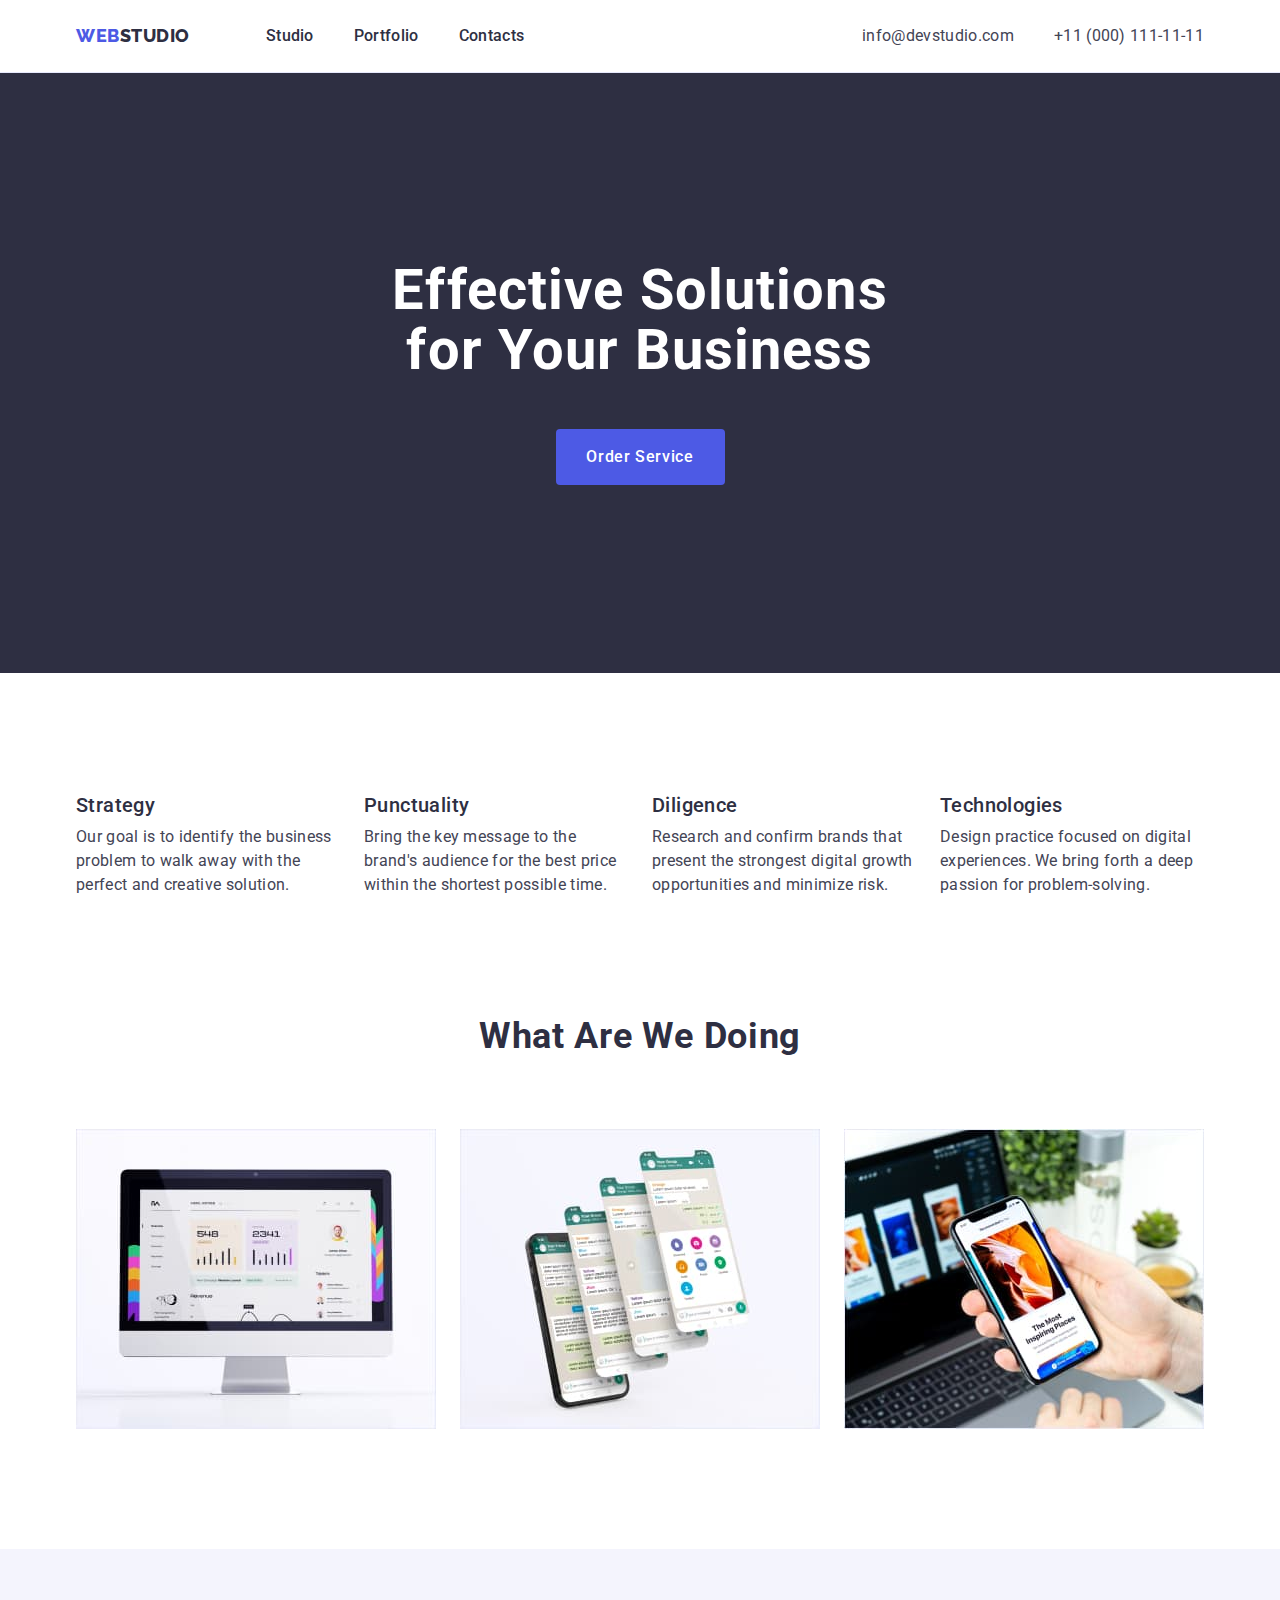
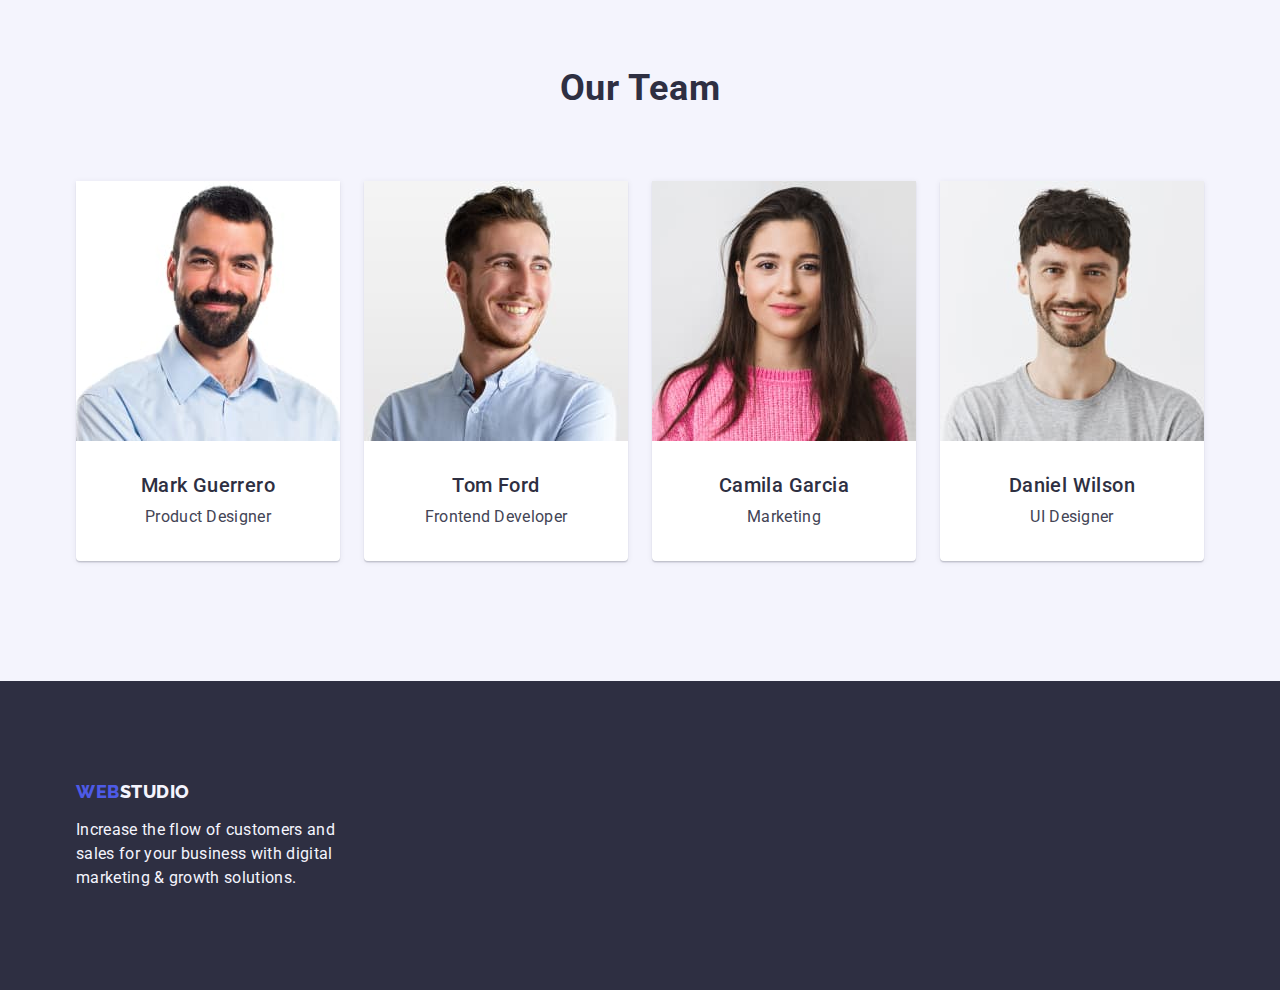
<file: index.html>
<!DOCTYPE html>
<html lang="en">
  <head>
    <meta charset="UTF-8" />
    <meta http-equiv="X-UA-Compatible" content="IE=edge" />
    <meta name="viewport" content="width=device-width, initial-scale=1.0" />

    <title>WebStudio</title>
    <!-- Fonts -->
    <link rel="preconnect" href="https://fonts.googleapis.com" />
    <link rel="preconnect" href="https://fonts.gstatic.com" crossorigin />
    <link
      href="https://fonts.googleapis.com/css2?family=Raleway:wght@800&family=Roboto:wght@400;500;700;900&display=swap"
      rel="stylesheet"
    />
    <!-- Normalize -->
    <link
      rel="stylesheet"
      href="https://cdn.jsdelivr.net/npm/modern-normalize@2.0.0/modern-normalize.min.css"
    />
    <!-- Custom styles -->
    <link rel="stylesheet" href="./css/styles.css" />
  </head>
  <body class="page">
    <!--Heder-->
    <header class="header">
      <div class="header-container container">
        <nav class="header-nav">
          <!-- Навігація на інші сторінки -->
          <a class="header-logo link" href="./index.html"
            >Web<span class="accent">Studio</span>
          </a>
          <ul class="header-list list">
            <li class="header-item">
              <a class="header-link link" href="./index.html">Studio</a>
            </li>
            <li class="header-item">
              <a class="header-link link" href="./portfolio.html">Portfolio</a>
            </li>
            <li class="header-item">
              <a class="header-link link" href="">Contacts</a>
            </li>
          </ul>
        </nav>
        <address class="address">
          <ul class="list contact">
            <li>
              <a class="link contact-link" href="mailto:info@devstudio.com"
                >info@devstudio.com</a
              >
            </li>
            <li>
              <a class="link contact-link" href="tel:+110001111111">
                +11 (000) 111-11-11</a
              >
            </li>
          </ul>
        </address>
      </div>
    </header>
    <!-- Hero -->
    <main>
      <section class="hero">
        <div class="container">
          <h1 class="hero-title">
            Effective Solutions <br />
            for Your Business
          </h1>
          <button class="hero-button" type="button">Order Service</button>
        </div>
      </section>
      <section class="feature-section">
        <!-- Feature -->
        <div class="container">
          <h2 class="visually-hidden">section</h2>
          <ul class="list feature">
            <li class="feature-list">
              <h3 class="feature-title">Strategy</h3>
              <p class="feature-text">
                Our goal is to identify the business problem to walk away with
                the perfect and creative solution.
              </p>
            </li>
            <li class="feature-list">
              <h3 class="feature-title">Punctuality</h3>
              <p class="feature-text">
                Bring the key message to the brand's audience for the best price
                within the shortest possible time.
              </p>
            </li>
            <li class="feature-list">
              <h3 class="feature-title">Diligence</h3>
              <p class="feature-text">
                Research and confirm brands that present the strongest digital
                growth opportunities and minimize risk.
              </p>
            </li>
            <li class="feature-list">
              <h3 class="feature-title">Technologies</h3>
              <p class="feature-text">
                Design practice focused on digital experiences. We bring forth a
                deep passion for problem-solving.
              </p>
            </li>
          </ul>
        </div>
      </section>
      <!--What are we doing-->
      <section class="section-pic">
        <div class="container">
          <h2 class="section-title">What are we doing</h2>
          <ul class="section-pic-img list">
            <li class="images">
              <img src="./images/img1.jpg" alt="picture" width="360" />
            </li>
            <li class="images">
              <img src="./images/img2.jpg" alt="picture" width="360" />
            </li>
            <li class="images">
              <img src="./images/img3.jpg" alt="picture" width="360" />
            </li>
          </ul>
        </div>
      </section>
      <section class="section-team">
        <!--Our Team-->
        <div class="container">
          <h2 class="section-title title">Our Team</h2>
          <ul class="list team">
            <li class="team-card">
              <img src="./images/img4.jpg" alt="foto" width="264" />
              <div class="team-list">
                <h3 class="team-title">Mark Guerrero</h3>
                <p class="team-text">Product Designer</p>
              </div>
            </li>
            <li class="team-card">
              <img src="./images/img5.jpg" alt="foto" width="264" />
              <div class="team-list">
                <h3 class="team-title">Tom Ford</h3>
                <p class="team-text">Frontend Developer</p>
              </div>
            </li>
            <li class="team-card">
              <img src="./images/img6.jpg" alt="foto" width="264" />
              <div class="team-list">
                <h3 class="team-title">Camila Garcia</h3>
                <p class="team-text">Marketing</p>
              </div>
            </li>
            <li class="team-card">
              <img src="./images/img7.jpg" alt="foto" width="264" />
              <div class="team-list">
                <h3 class="team-title">Daniel Wilson</h3>
                <p class="team-text">UI Designer</p>
              </div>
            </li>
          </ul>
        </div>
      </section>
    </main>
    <!-- Footer -->
    <footer class="page-footer">
      <div class="container">
        <a class="link footer-logo" href=""
          >Web<span class="accent-color">Studio</span>
        </a>
        <p class="text">
          Increase the flow of customers and sales for your business with
          digital marketing & growth solutions.
        </p>
      </div>
    </footer>
  </body>
</html>
</file>
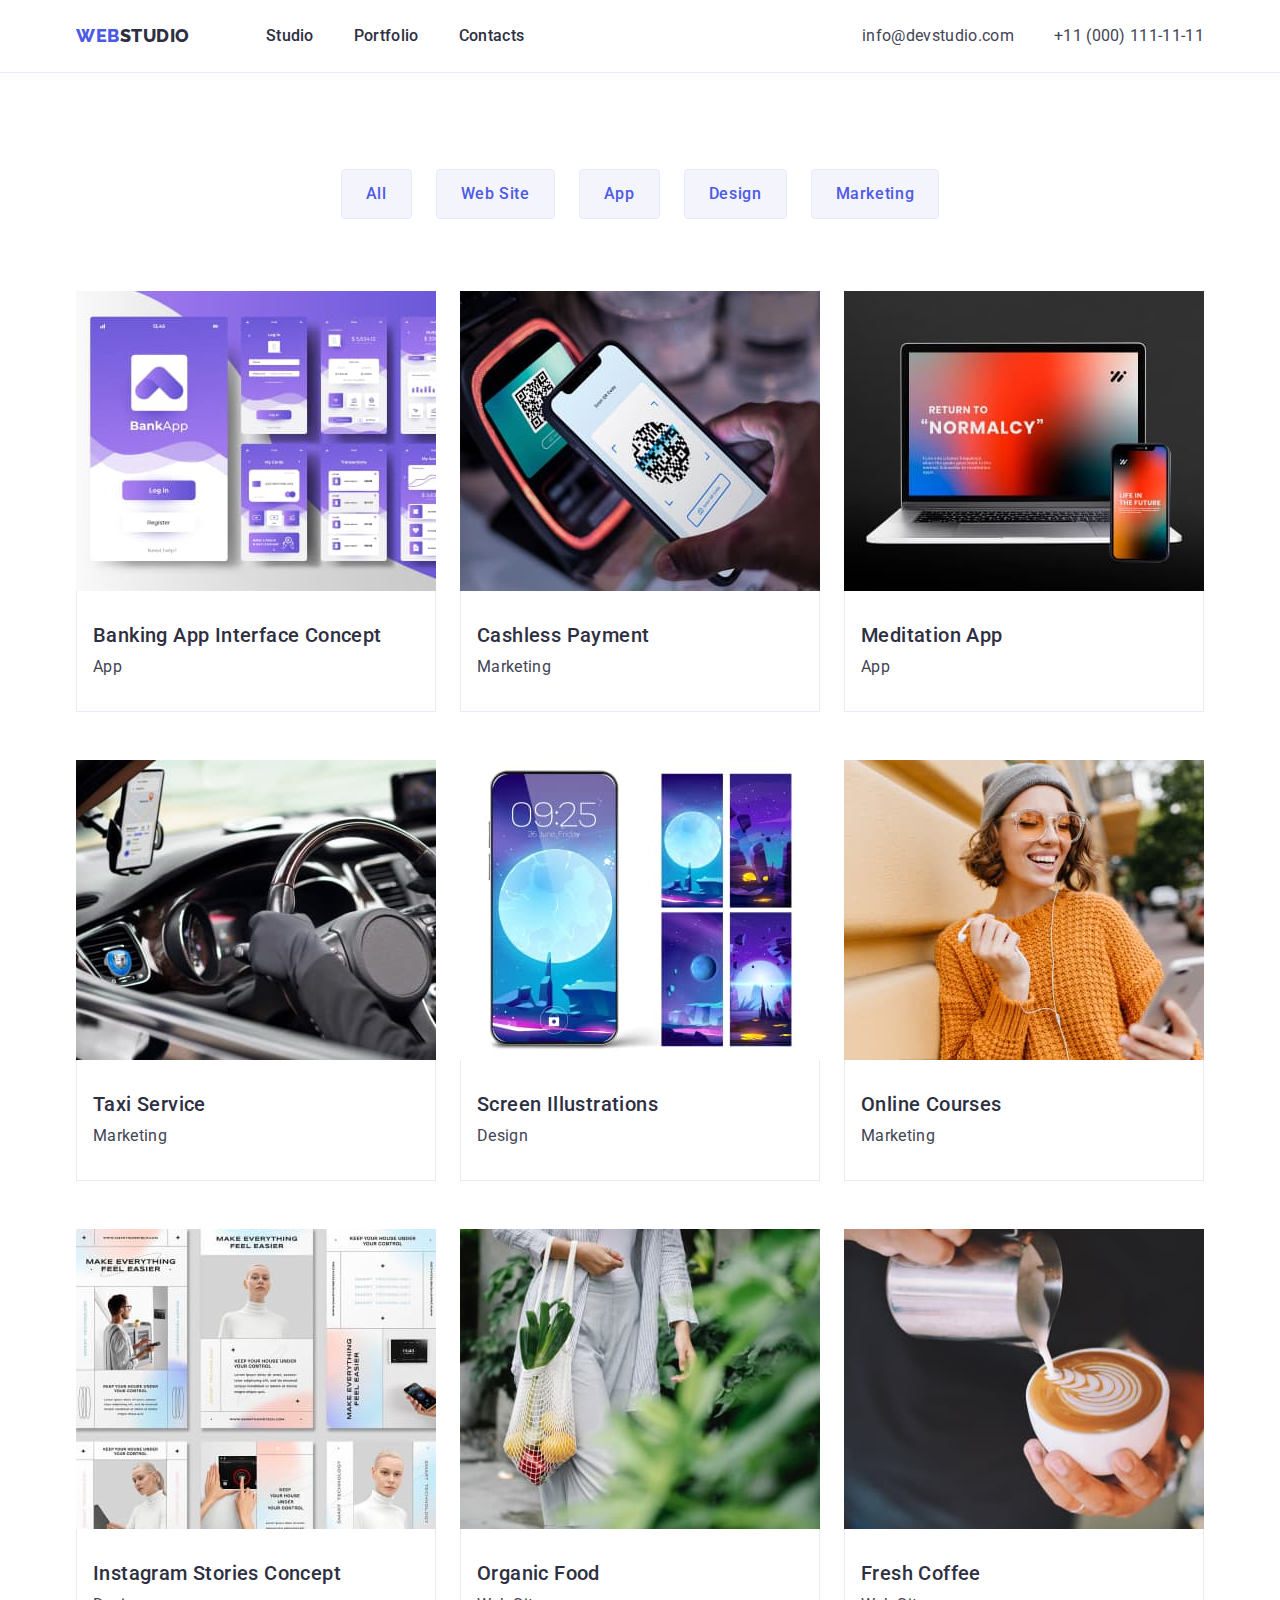
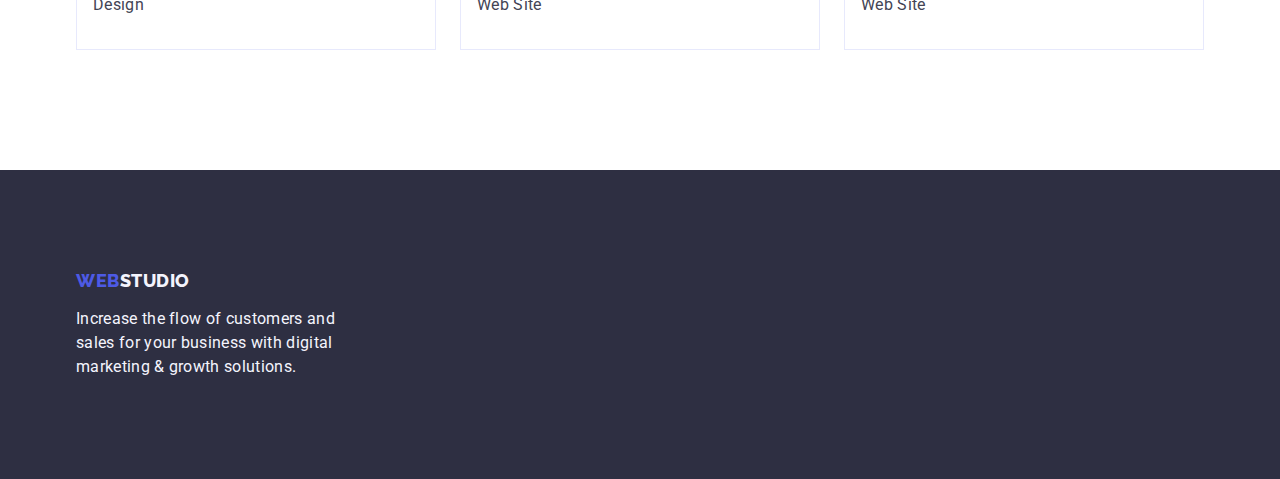
<file: portfolio.html>
<!DOCTYPE html>
<html lang="en">
  <head>
    <meta charset="UTF-8" />
    <meta http-equiv="X-UA-Compatible" content="IE=edge" />
    <meta name="viewport" content="width=device-width, initial-scale=1.0" />

    <title>WebStudio</title>
    <link rel="preconnect" href="https://fonts.googleapis.com" />
    <link rel="preconnect" href="https://fonts.gstatic.com" crossorigin />
    <link
      href="https://fonts.googleapis.com/css2?family=Raleway:wght@800&family=Roboto:wght@400;500;700;900&display=swap"
      rel="stylesheet"
    />
    <!-- Normalize -->
    <link
      rel="stylesheet"
      href="https://cdn.jsdelivr.net/npm/modern-normalize@2.0.0/modern-normalize.min.css"
    />
    <!-- Custom styles -->
    <link rel="stylesheet" href="./css/styles.css" />
  </head>
  <body>
    <!-- Шапка сторінки -->
    <header class="header">
      <div class="header-container container">
        <nav class="header-nav">
          <!-- Навігація на інші сторінки -->
          <a class="header-logo link" href="./index.html"
            >Web<span class="accent">Studio</span>
          </a>
          <ul class="header-list list">
            <li class="header-item">
              <a class="header-link link" href="./index.html">Studio</a>
            </li>
            <li class="header-item">
              <a class="header-link link" href="./portfolio.html">Portfolio</a>
            </li>
            <li class="header-item">
              <a class="header-link link" href="">Contacts</a>
            </li>
          </ul>
        </nav>
        <address class="address">
          <ul class="list contact">
            <li>
              <a class="link contact-link" href="mailto:info@devstudio.com"
                >info@devstudio.com</a
              >
            </li>
            <li>
              <a class="link contact-link" href="tel:+110001111111">
                +11 (000) 111-11-11</a
              >
            </li>
          </ul>
        </address>
      </div>
    </header>
    <!-- Унікальний контент сторінки -->
    <main>
      <section class="section-main">
        <div class="container">
          <h1 class="visually-hidden">Portfolio</h1>
          <ul class="list btn">
            <li><button class="btn-text" type="button">All</button></li>
            <li><button class="btn-text" type="button">Web Site</button></li>
            <li><button class="btn-text" type="button">App</button></li>
            <li><button class="btn-text" type="button">Design</button></li>
            <li><button class="btn-text" type="button">Marketing</button></li>
          </ul>
          <ul class="list card">
            <li class="card-list">
              <a class="link" href="">
                <img src="./images/imgpf1.jpg" alt="foto" width="360" />
                <div class="card-border">
                  <h2 class="card-title">Banking App Interface Concept</h2>
                  <p class="card-text">App</p>
                </div>
              </a>
            </li>
            <li class="card-list">
              <a class="link" href="">
                <img src="./images/imgpf2.jpg" alt="foto" width="360" />
                <div class="card-border">
                  <h2 class="card-title">Cashless Payment</h2>
                  <p class="card-text">Marketing</p>
                </div>
              </a>
            </li>
            <li class="card-list">
              <a class="link" href="">
                <img src="./images/imgpf3.jpg" alt="foto" width="360" />
                <div class="card-border">
                  <h2 class="card-title">Meditation App</h2>
                  <p class="card-text">App</p>
                </div>
              </a>
            </li>
            <li class="card-list">
              <a class="link" href="">
                <img src="./images/imgpf4.jpg" alt="foto" width="360" />
                <div class="card-border">
                  <h2 class="card-title">Taxi Service</h2>
                  <p class="card-text">Marketing</p>
                </div>
              </a>
            </li>
            <li class="card-list">
              <a class="link" href="">
                <img src="./images/imgpf5.jpg" alt="foto" width="360" />
                <div class="card-border">
                  <h2 class="card-title">Screen Illustrations</h2>
                  <p class="card-text">Design</p>
                </div>
              </a>
            </li>
            <li class="card-list">
              <a class="link" href="">
                <img src="./images/imgpf6.jpg" alt="foto" width="360" />
                <div class="card-border">
                  <h2 class="card-title">Online Courses</h2>
                  <p class="card-text">Marketing</p>
                </div>
              </a>
            </li>
            <li class="card-list">
              <a class="link" href="">
                <img src="./images/imgpf7.jpg" alt="foto" width="360" />
                <div class="card-border">
                  <h2 class="card-title">Instagram Stories Concept</h2>
                  <p class="card-text">Design</p>
                </div>
              </a>
            </li>
            <li class="card-list">
              <a class="link" href="">
                <img src="./images/imgpf8.jpg" alt="foto" width="360" />
                <div class="card-border">
                  <h2 class="card-title">Organic Food</h2>
                  <p class="card-text">Web Site</p>
                </div>
              </a>
            </li>
            <li class="card-list">
              <a class="link" href="">
                <img src="./images/imgpf9.jpg" alt="foto" width="360" />
                <div class="card-border">
                  <h2 class="card-title">Fresh Coffee</h2>
                  <p class="card-text">Web Site</p>
                </div>
              </a>
            </li>
          </ul>
        </div>
      </section>
    </main>

    <!-- Підвал сторінки -->
    <footer class="page-footer">
      <div class="container">
        <a class="link footer-logo" href="./index.html"
          >Web<span class="accent-color">Studio</span>
        </a>
        <p class="text">
          Increase the flow of customers and sales for your business with
          digital marketing & growth solutions.
        </p>
      </div>
    </footer>
  </body>
</html>
</file>
<file: css/styles.css>
:root {
  --color-iris: #4d5ae5;
  --color-title: #2e2f42;
  --color-text: #434455;
  --color-link: #434455;
  --color-white: #ffffff;
  --background-hero: #2e2f42;
}

body {
  color: var(--color-text);
  background-color: var(--color-white);
  font-family: 'Roboto', sans-serif;
  font-style: normal;
  letter-spacing: 0.02em;
}

/* Reset */
h1,
h2,
h3,
h4,
h5,
h6,
p {
  color: var(--color-title);
  margin: 0;
}
img {
  display: block;
  max-width: 100%;
  height: auto;
}
ul,
ol {
  list-style: none;
  margin: 0;
  padding: 0;
}
a {
  text-decoration: none;
  color: currentColor;
}
button {
  font-family: inherit;
  cursor: pointer;
}
.list {
  list-style: none;
}

.link {
  text-decoration: none;
}

/* Base styles */

.visually-hidden {
  position: absolute;
  width: 1px;
  height: 1px;
  margin: -1px;
  border: 0;
  padding: 0;

  white-space: nowrap;
  clip-path: inset(100%);
  clip: rect(0 0 0 0);
  overflow: hidden;
}

.container {
  width: 1158px;
  margin-left: auto;
  margin-right: auto;
  padding: 0 15px;
}

/* Header styles */
.header {
  padding-top: 24px;
  padding-bottom: 24px;
  border-bottom: 1px solid #e7e9fc;
}

.header-container {
  display: flex;
  align-items: center;
  justify-content: space-between;
}

.header-nav {
  display: flex;
  align-items: center;
}

.header-logo {
  margin-right: 76px;
  font-family: 'Raleway', sans-serif;
  font-weight: 800;
  font-size: 18px;
  line-height: 1.17;
  letter-spacing: 0.03em;
  color: var(--color-iris);
  text-decoration: none;
  text-transform: uppercase;
  display: inline-block;
}

.header-list {
  display: flex;
  align-items: center;
  gap: 40px;
}

.header-item {
}

.accent {
  color: var(--color-title);
}

.header-link {
  color: var(--color-title);
  font-weight: 500;
  font-size: 16px;
  line-height: 1.5;
  text-decoration: none;
  padding: 24px 0;
}

.header-link:hover,
.header-link:focus {
  color: #404bbf;
}

.site-nav .link:active {
  color: var(--color-iris);
}

.address {
  font-style: normal;
}

.contact {
  display: flex;
  align-items: center;
  gap: 40px;
}

.contact-link {
  color: var(--color-link);
  font-style: normal;
  font-size: 16px;
  line-height: 1.5;
  text-decoration: none;
}

.contact-link:hover,
.contact-link:focus {
  color: #404bbf;
}
/* Hero */
.hero {
  padding-top: 188px;
  padding-bottom: 188px;
  background: var(--background-hero);
}

.hero-title {
  color: var(--color-white);
  font-weight: 700;
  font-size: 56px;
  line-height: 1.07;
  letter-spacing: 0.02em;
  text-align: center;
  max-width: 496px;
  margin: 0 auto;
  margin-bottom: 48px;
}

.hero-button {
  display: block;
  margin: 0 auto;
  min-width: 169px;
  height: 56px;
  left: 636px;
  top: 428px;
  background: var(--color-iris);
  color: var(--color-white);
  font-family: inherit;
  font-weight: 500;
  font-size: 16px;
  line-height: 1.5;
  letter-spacing: 0.04em;
  cursor: pointer;
  border: none;
  border-radius: 4px;
}

.button:hover,
.button:focus {
  background-color: #404bbf;
}

/* Feature */

.feature-section {
  padding: 120px 0;
}

.feature {
  display: flex;
  gap: 24px;
}

.feature-list {
  width: calc((100% - 72px) / 4);
}

.feature-title {
  color: var(--color-title);
  font-weight: 500;
  font-size: 20px;
  line-height: 1.2;
  letter-spacing: 0.02em;
  margin-bottom: 8px;
}

.feature-text {
  color: var(--color-text);
  font-size: 16px;
  line-height: 1.5;
}
/* What are we doing */

.section-pic {
  padding-bottom: 120px;
}

.section-title {
  margin-bottom: 72px;
  color: var(--color-title);
  font-size: 36px;
  line-height: 1.11;
  letter-spacing: 0.02em;
  text-align: center;
  text-transform: capitalize;
}

.section-pic-img {
  display: flex;
  gap: 24px;
}

.images {
  width: calc((100% - 48px) / 3);
}

/* Our Team */

.title {
  margin-bottom: 72px;
}

.team {
  display: flex;
  gap: 24px;
}

.team-card {
  background-color: #ffffff;
  box-shadow: 0px 1px 6px rgba(46, 47, 66, 0.08),
    0px 1px 1px rgba(46, 47, 66, 0.16), 0px 2px 1px rgba(46, 47, 66, 0.08);
  border-radius: 0px 0px 4px 4px;
  width: calc((100% - 72px) / 4);
}

.section-team {
  background-color: #f4f4fd;
  padding: 120px 0;
}

.team-title {
  color: var(--color-title);
  font-weight: 500;
  font-size: 20px;
  line-height: 1.2;
  letter-spacing: 0.02em;
  text-align: center;
  margin-bottom: 8px;
}

.team-text {
  color: var(--color-text);
  font-weight: 400;
  font-size: 16px;
  line-height: 1.5;
  text-align: center;
}

.team-list {
  padding: 32px 16px;
}

/* Footer */

.footer-logo {
  font-family: 'Raleway', sans-serif;
  font-weight: 800;
  font-size: 18px;
  line-height: 1.17;
  letter-spacing: 0.03em;
  color: var(--color-iris);
  text-decoration: none;
  text-transform: uppercase;
  display: inline-block;
  margin-bottom: 16px;
}

.page-footer {
  padding-top: 100px;
  padding-bottom: 100px;
  background: var(--background-hero);
}

.accent-color {
  color: #f4f4fd;
}

.page-footer .text {
  width: 264px;
  height: 72px;
  color: #f4f4fd;
  font-size: 16px;
  line-height: 1.5;
 
}

/* Portfolio */

.section-main {
  padding: 96px 0 120px 0;
}

.btn {
  display: flex;
  justify-content: center;
  gap: 24px;
  margin-bottom: 72px;
}

.btn-text {
  color: var(--color-iris);
  background-color: #f4f4fd;
  font-family: inherit;
  font-weight: 500;
  font-size: 16px;
  line-height: 1.5;
  letter-spacing: 0.04em;
  cursor: pointer;
  list-style: none;
  padding: 12px 24px;
  background: #f4f4fd;
  border: 1px solid #e7e9fc;
  border-radius: 4px;
}

.btn-text:hover,
.btn-text:focus {
  background-color: #404bbf;
  color: #ffffff;
  border: 1px solid transparent;
}

.card {
  display: flex;
  flex-wrap: wrap;
  gap: 24px;
  row-gap: 48px;
}

.card-list {
  width: calc((100% - 48px) / 3);
}

.card-border {
  border: 1px solid #e7e9fc;
  border-top: none;
  padding-top: 32px;

  padding: 32px 16px;
}

.card-title {
  color: var(--color-title);
  font-weight: 500;
  font-size: 20px;
  line-height: 1.2;
  letter-spacing: 0.02em;
  margin-bottom: 8px;
}

.card-text {
  color: var(--color-text);
  font-weight: 400;
  font-size: 16px;
  line-height: 1.5;
}
</file>
